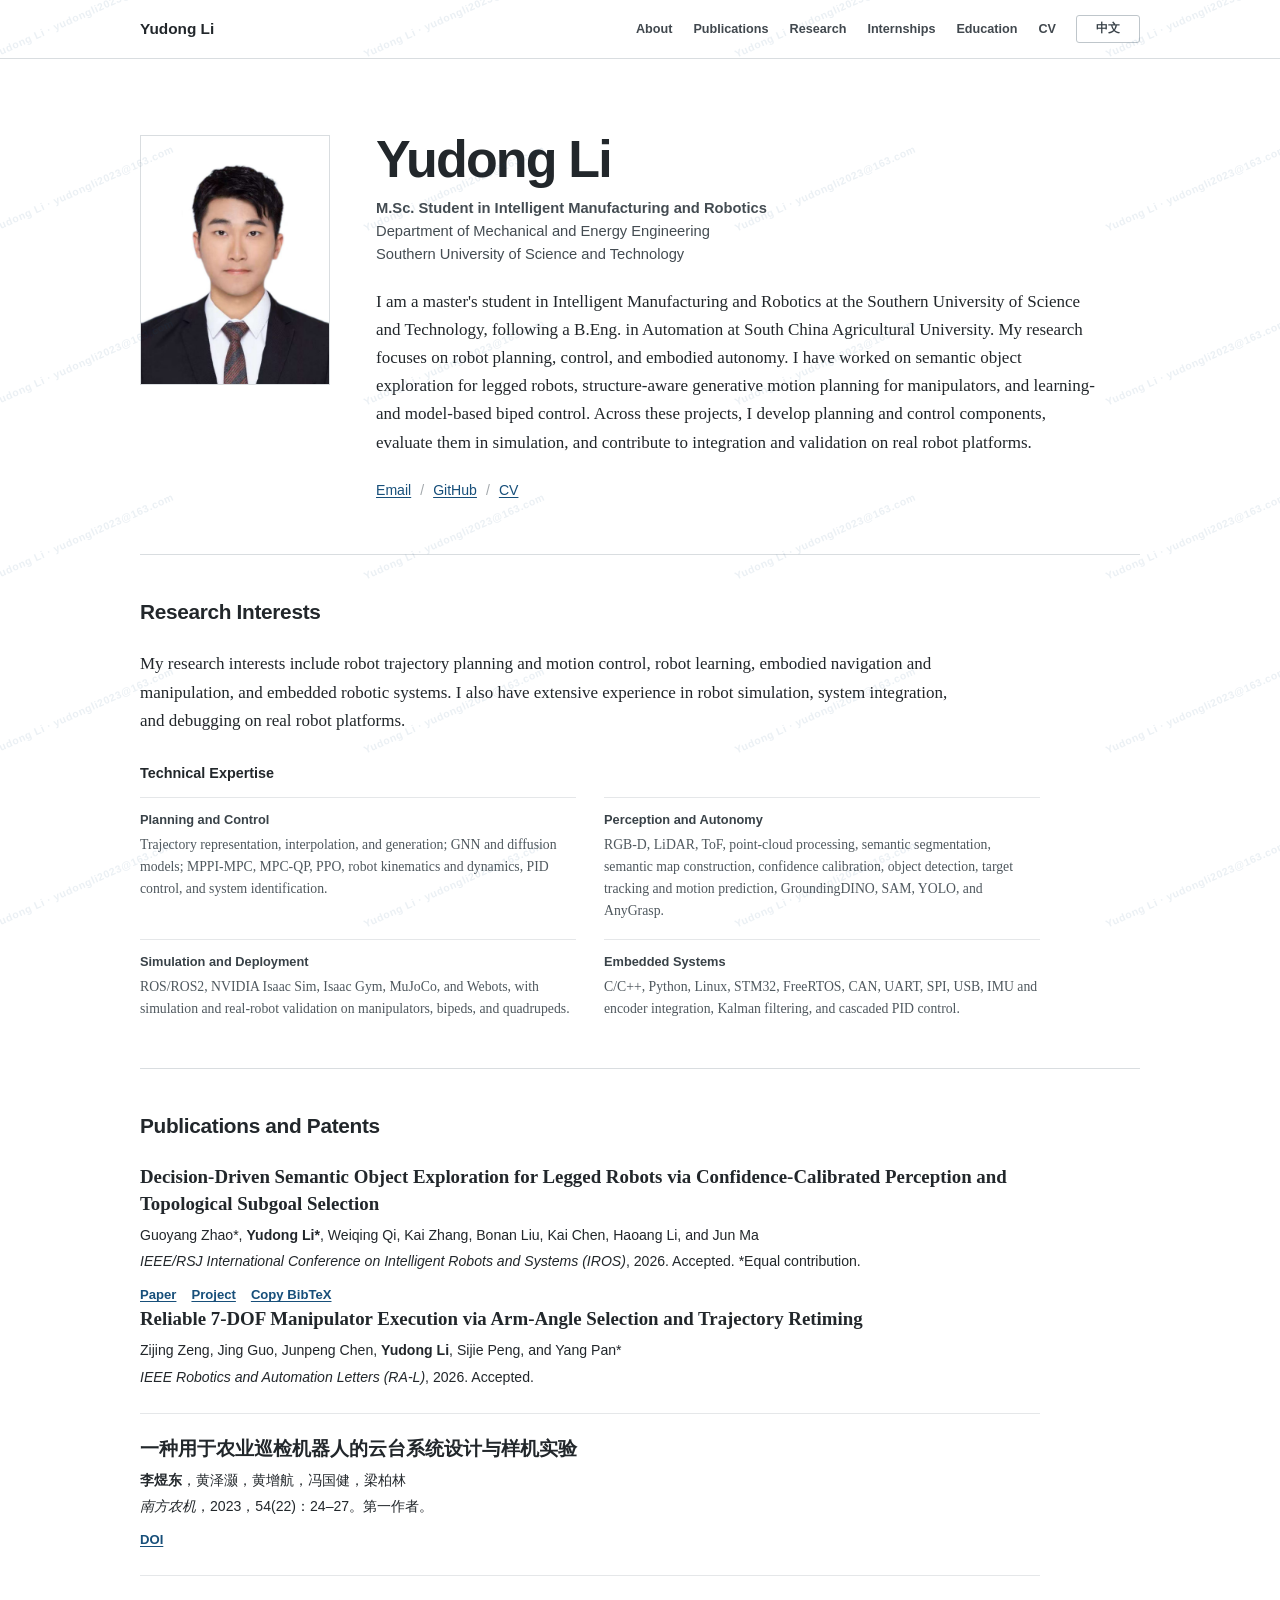
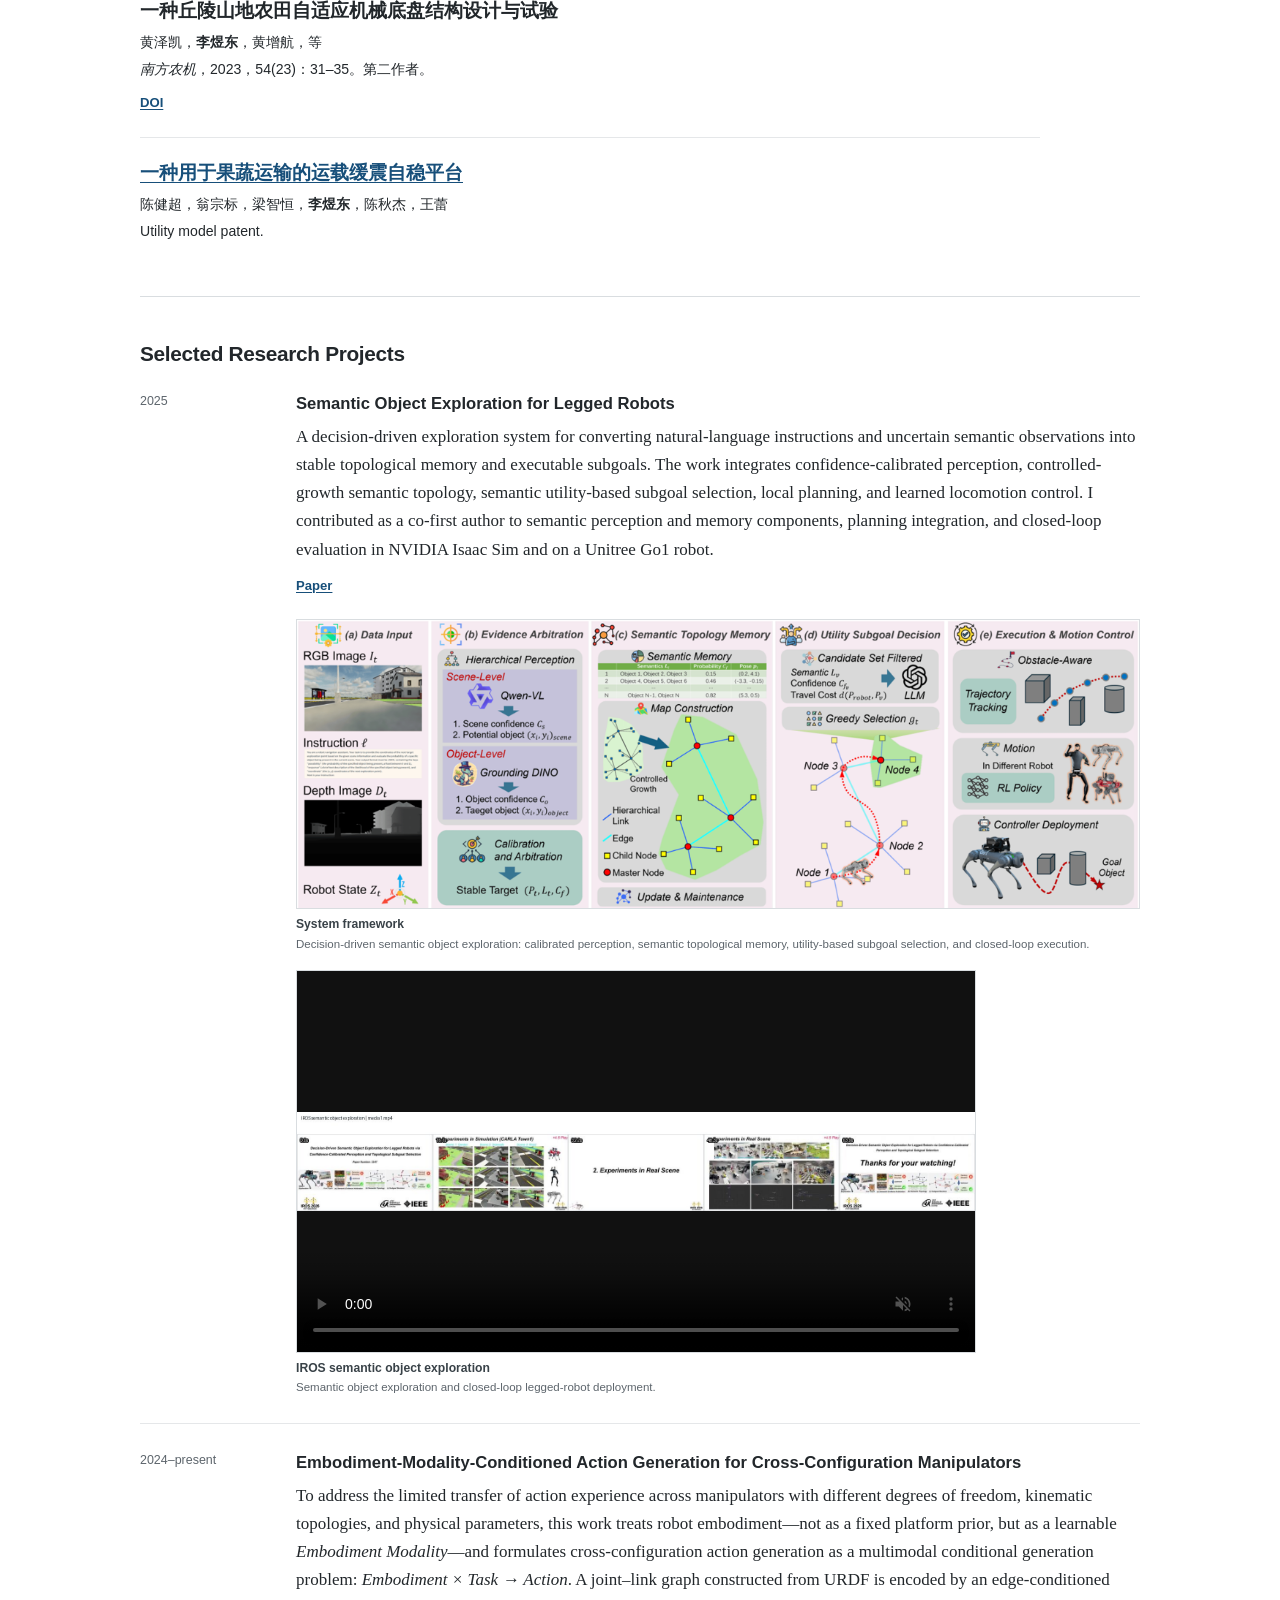
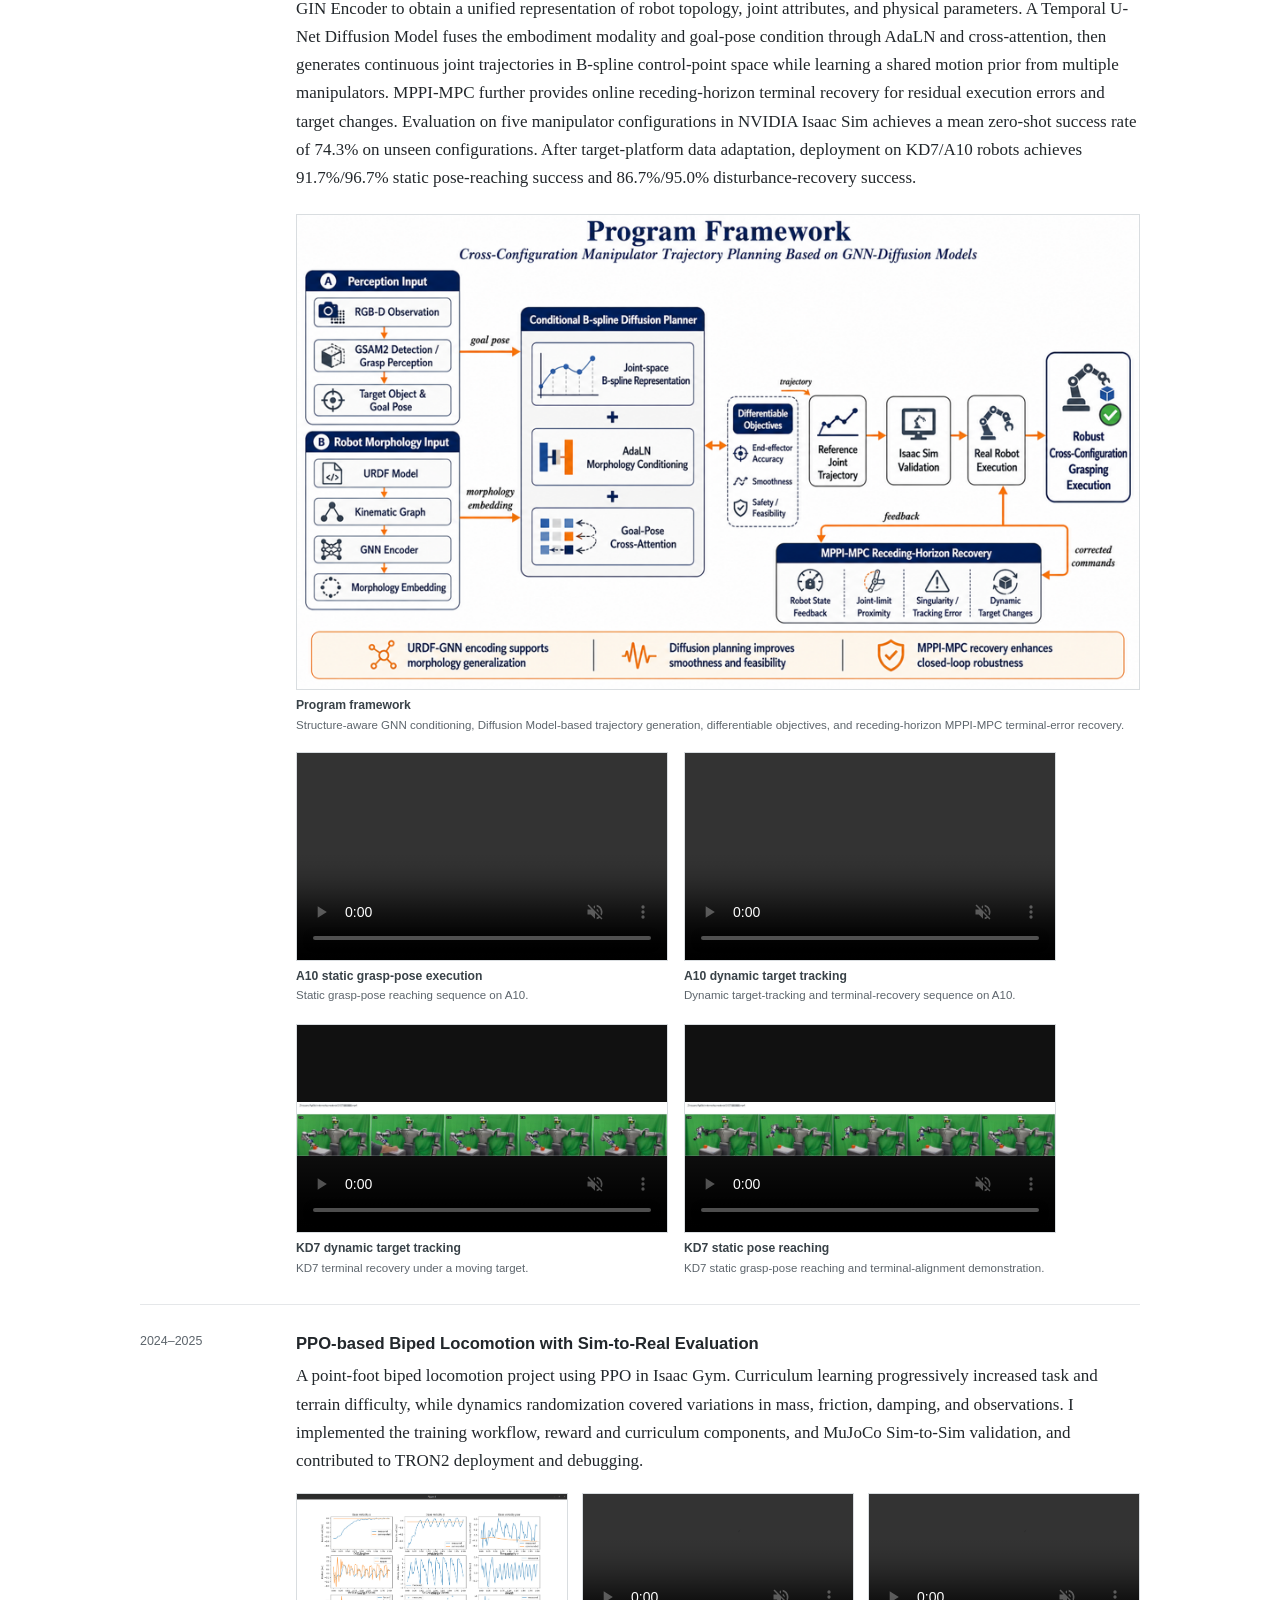
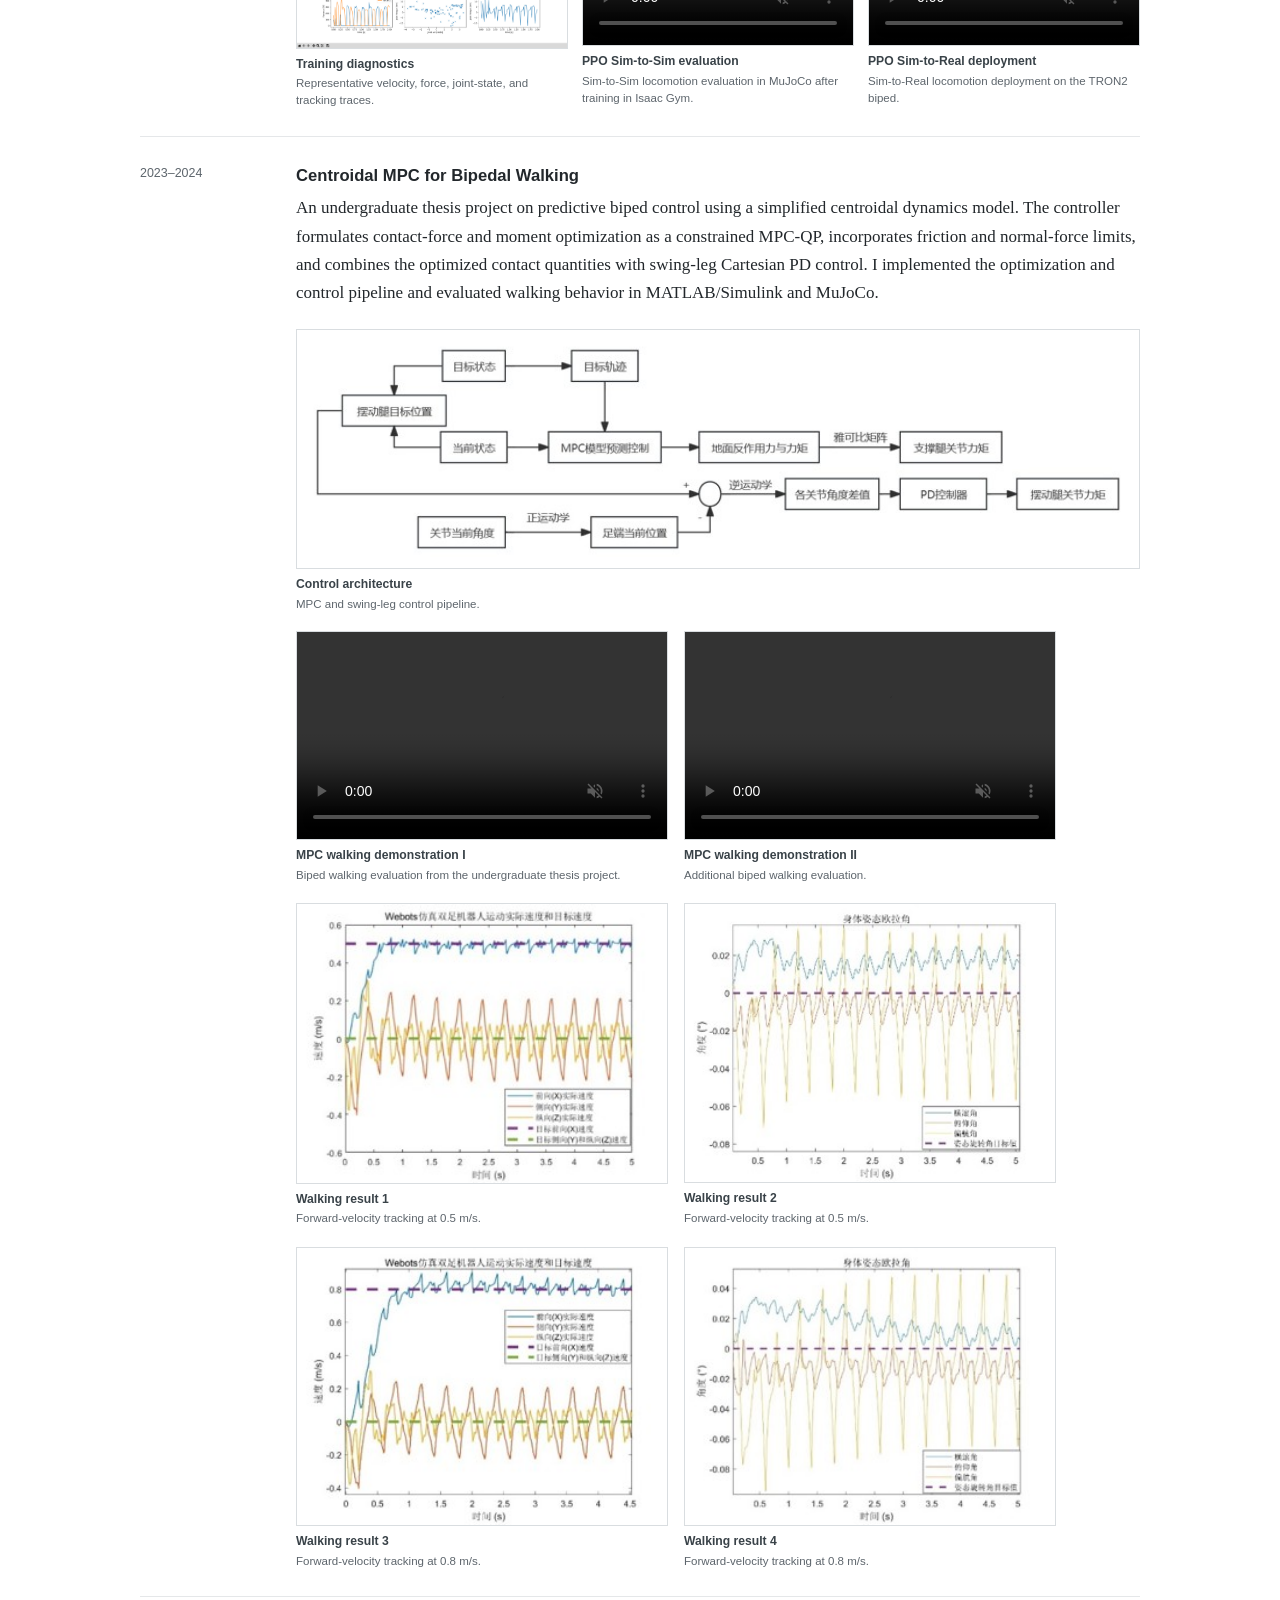
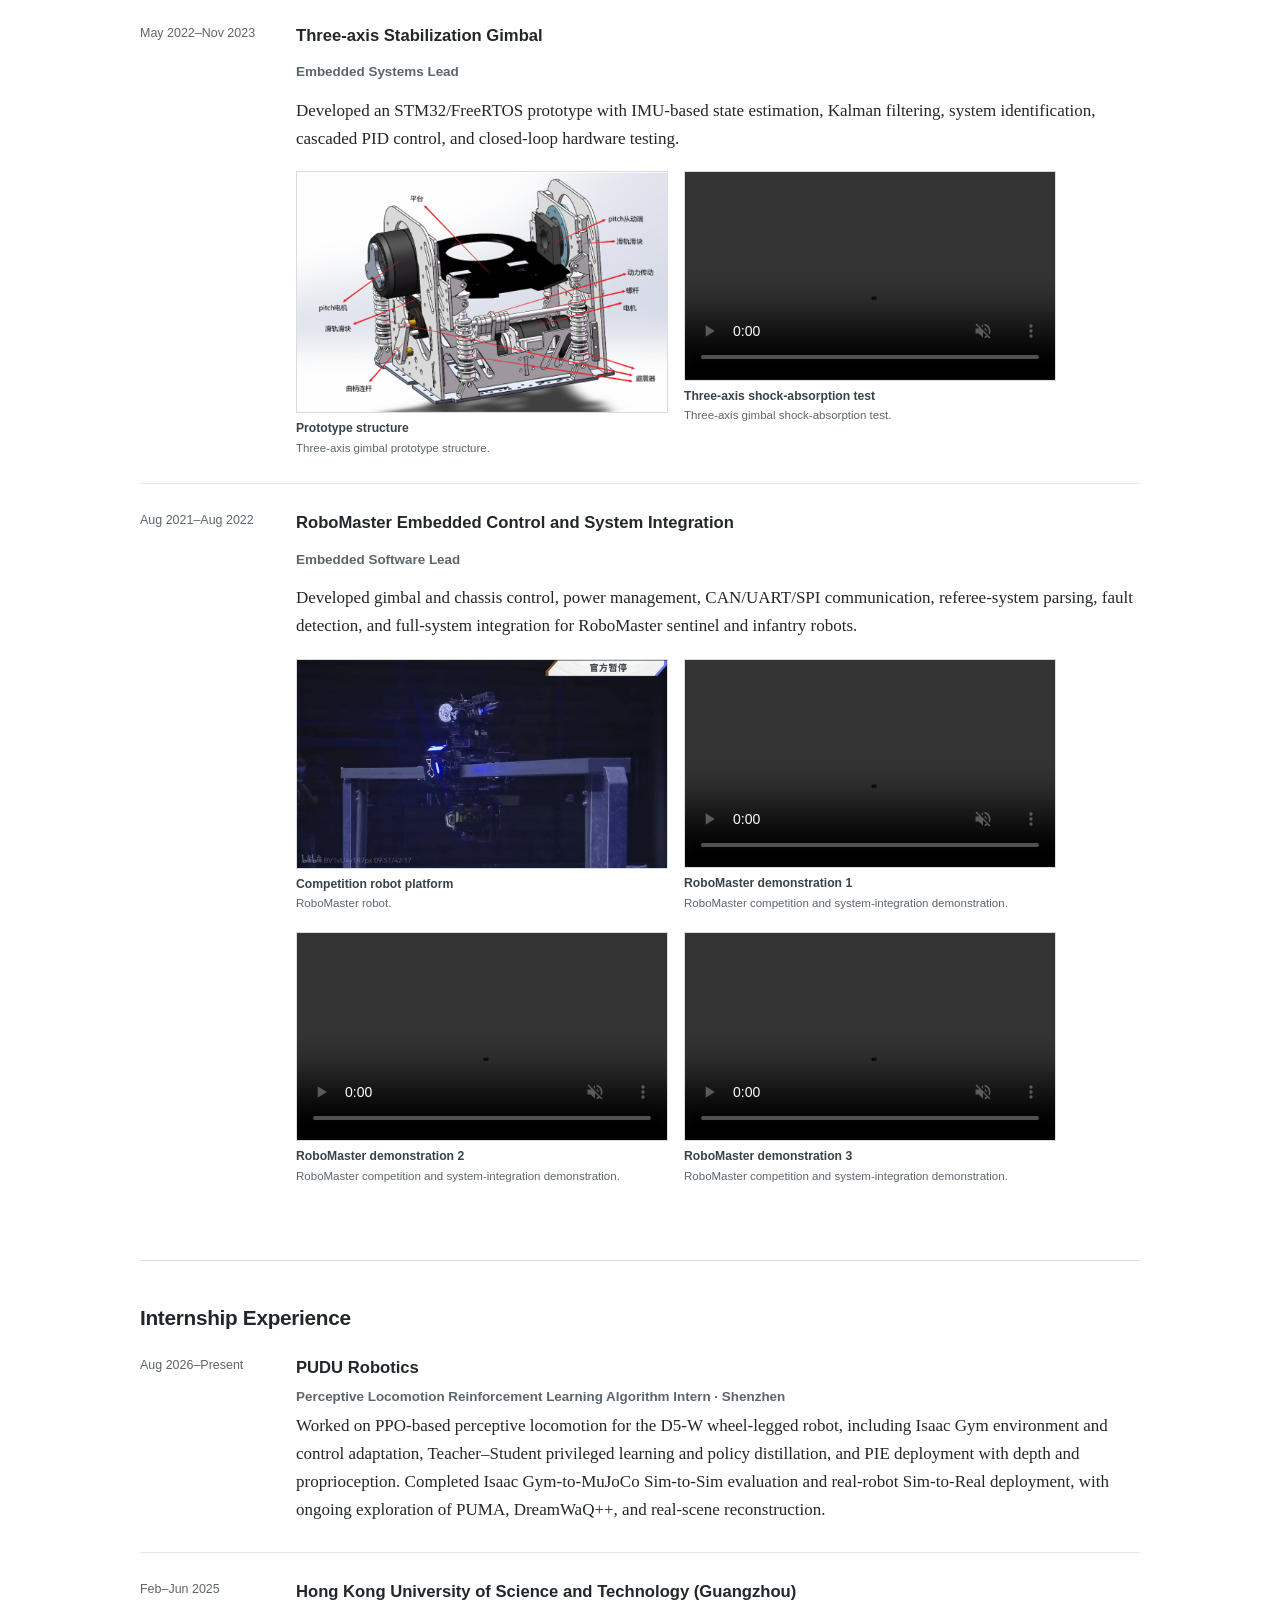
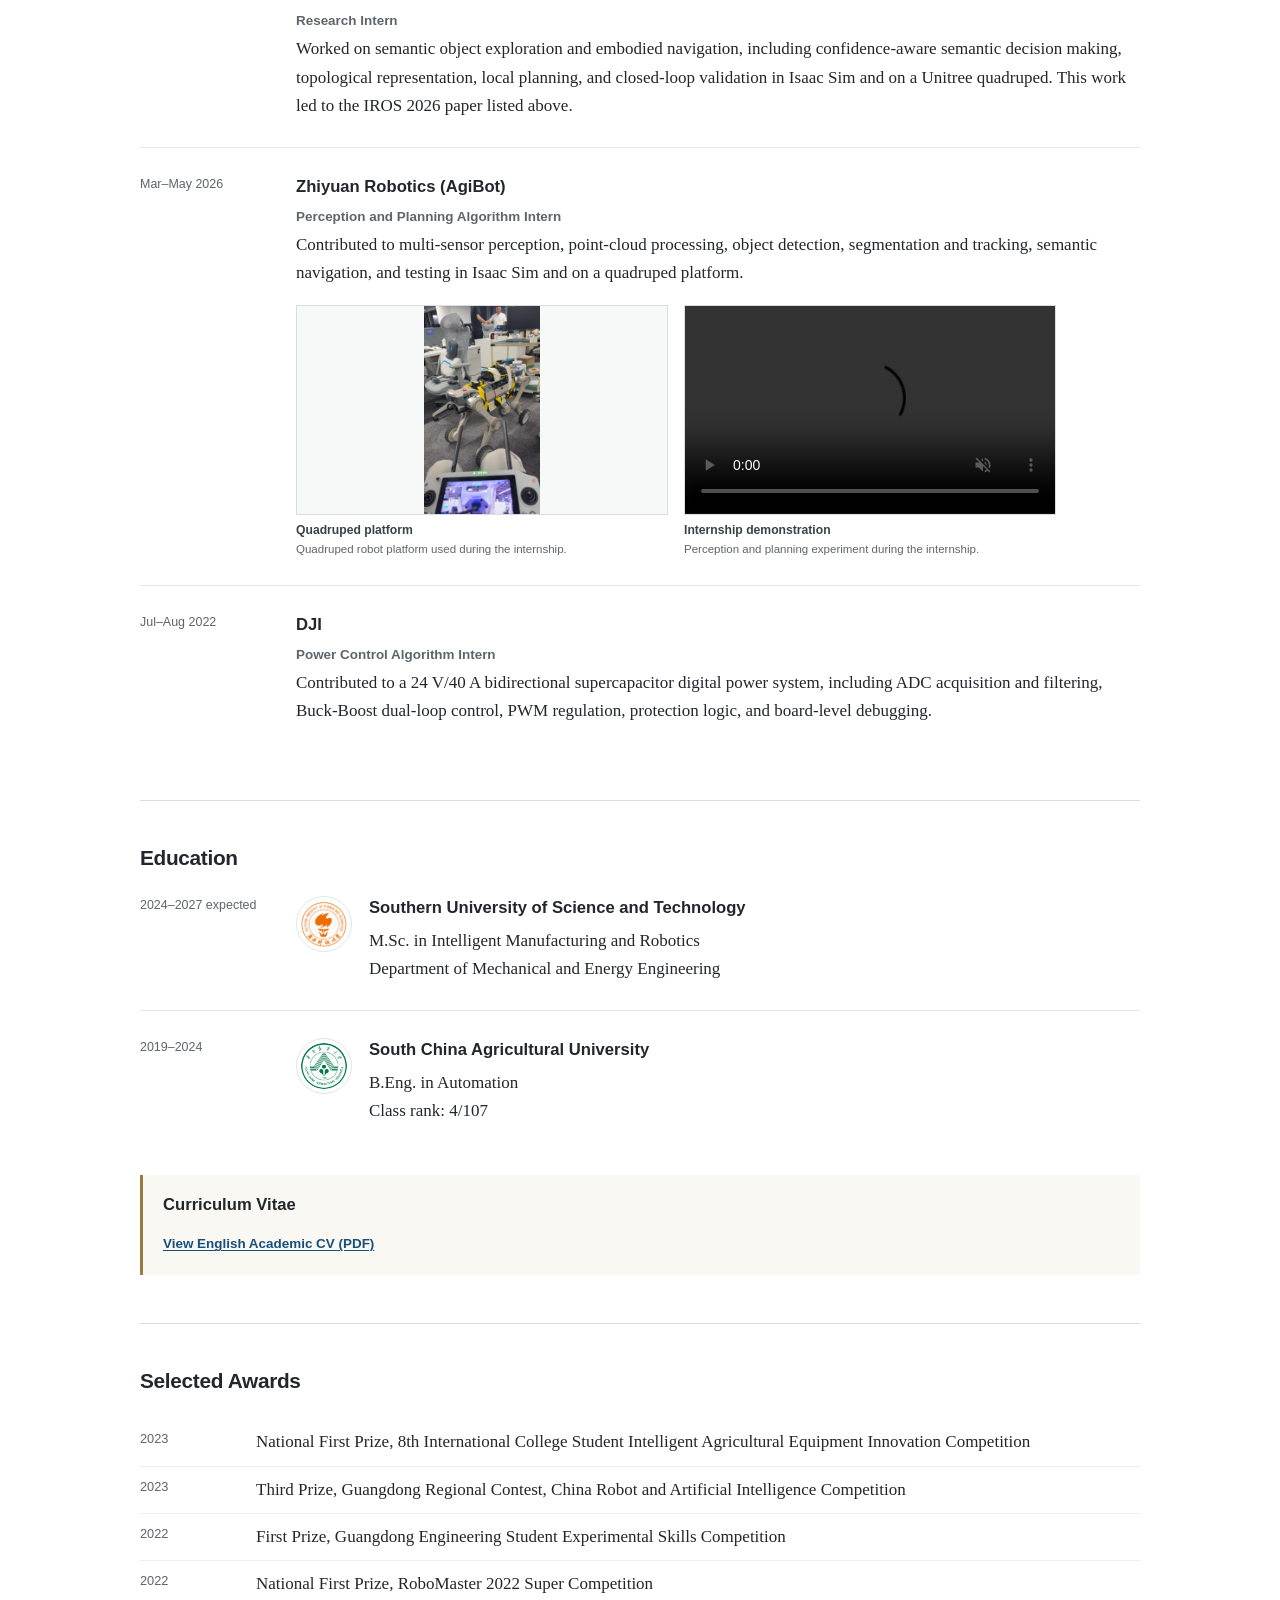
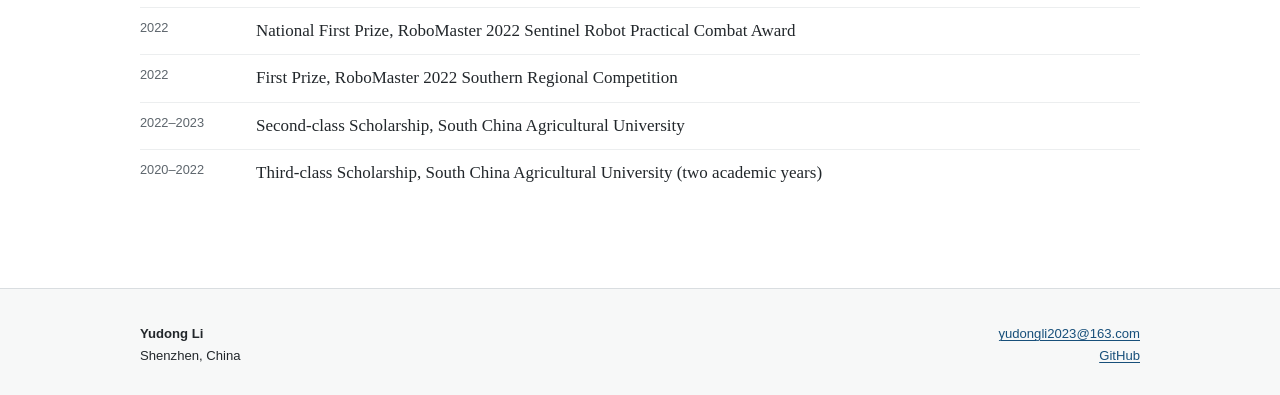
<file: index.html>
<!doctype html>
<html lang="en">
<head>
  <meta charset="utf-8">
  <meta name="viewport" content="width=device-width, initial-scale=1">
  <meta name="description" content="Yudong Li is a master's student at SUSTech working on robot learning, motion planning, embodied navigation, and closed-loop control.">
  <meta name="theme-color" content="#ffffff">
  <meta property="og:type" content="website">
  <meta property="og:title" content="Yudong Li | Robotics Research">
  <meta property="og:description" content="Academic homepage of Yudong Li: robot planning, motion control, embodied autonomy, simulation, and real-robot systems.">
  <meta property="og:url" content="https://yudonglee25.github.io/">
  <meta property="og:site_name" content="Yudong Li">
  <title>Yudong Li | Robotics Research</title>
  <link rel="canonical" href="https://yudonglee25.github.io/">
  <link rel="icon" href="/assets/favicon.svg" type="image/svg+xml">
  <link rel="stylesheet" href="/assets/styles.css">
</head>
<body>
  <a class="skip-link" href="#main">Skip to content</a>
  <div class="page-watermark" aria-hidden="true">
    <span>Yudong Li · yudongli2023@163.com</span><span>Yudong Li · yudongli2023@163.com</span><span>Yudong Li · yudongli2023@163.com</span><span>Yudong Li · yudongli2023@163.com</span>
    <span>Yudong Li · yudongli2023@163.com</span><span>Yudong Li · yudongli2023@163.com</span><span>Yudong Li · yudongli2023@163.com</span><span>Yudong Li · yudongli2023@163.com</span>
    <span>Yudong Li · yudongli2023@163.com</span><span>Yudong Li · yudongli2023@163.com</span><span>Yudong Li · yudongli2023@163.com</span><span>Yudong Li · yudongli2023@163.com</span>
    <span>Yudong Li · yudongli2023@163.com</span><span>Yudong Li · yudongli2023@163.com</span><span>Yudong Li · yudongli2023@163.com</span><span>Yudong Li · yudongli2023@163.com</span>
    <span>Yudong Li · yudongli2023@163.com</span><span>Yudong Li · yudongli2023@163.com</span><span>Yudong Li · yudongli2023@163.com</span><span>Yudong Li · yudongli2023@163.com</span>
    <span>Yudong Li · yudongli2023@163.com</span><span>Yudong Li · yudongli2023@163.com</span><span>Yudong Li · yudongli2023@163.com</span><span>Yudong Li · yudongli2023@163.com</span>
  </div>

  <header class="site-header">
    <div class="header-inner">
      <a class="site-name" href="#about" aria-label="Yudong Li, top of page">Yudong Li</a>
      <div class="header-actions">
        <nav class="site-nav" aria-label="Primary navigation">
          <a href="#about">About</a>
          <a href="#publications">Publications</a>
          <a href="#research">Research</a>
          <a href="#experience">Internships</a>
          <a href="#education">Education</a>
          <a href="/assets/Yudong-Li-Academic-CV.pdf" data-cv-link target="_blank" rel="noopener noreferrer">CV</a>
        </nav>
        <button class="language-toggle" type="button" data-language-toggle aria-label="切换为中文" aria-pressed="false">中文</button>
      </div>
    </div>
  </header>

  <main id="main" class="page-shell">
    <section id="about" class="profile section-anchor" aria-labelledby="profile-name">
      <figure class="profile-photo">
        <img src="/assets/profile.jpg" alt="Portrait of Yudong Li" width="600" height="750">
      </figure>
      <div class="profile-copy">
        <h1 id="profile-name">Yudong Li</h1>
        <p class="position"><strong>M.Sc. Student in Intelligent Manufacturing and Robotics</strong><br>
          Department of Mechanical and Energy Engineering<br>
          Southern University of Science and Technology</p>
        <p>I am a master's student in Intelligent Manufacturing and Robotics at the Southern University of Science and Technology, following a B.Eng. in Automation at South China Agricultural University. My research focuses on robot planning, control, and embodied autonomy. I have worked on semantic object exploration for legged robots, structure-aware generative motion planning for manipulators, and learning- and model-based biped control. Across these projects, I develop planning and control components, evaluate them in simulation, and contribute to integration and validation on real robot platforms.</p>
        <p class="profile-links">
          <a href="mailto:yudongli2023@163.com">Email</a>
          <span aria-hidden="true">/</span>
          <a href="https://github.com/YuDongLee25" target="_blank" rel="noopener noreferrer">GitHub<span class="sr-only"> (opens in a new tab)</span></a>
          <span aria-hidden="true">/</span>
          <a href="/assets/Yudong-Li-Academic-CV.pdf" data-cv-link target="_blank" rel="noopener noreferrer">CV</a>
        </p>
      </div>
    </section>

    <section id="interests" class="content-section section-anchor" aria-labelledby="interests-title">
      <h2 id="interests-title">Research Interests</h2>
      <p>My research interests include robot trajectory planning and motion control, robot learning, embodied navigation and manipulation, and embedded robotic systems. I also have extensive experience in robot simulation, system integration, and debugging on real robot platforms.</p>
      <div class="expertise-block" aria-labelledby="expertise-title">
        <h3 id="expertise-title">Technical Expertise</h3>
        <div class="expertise-grid">
          <div class="expertise-item">
            <h4>Planning and Control</h4>
            <p>Trajectory representation, interpolation, and generation; GNN and diffusion models; MPPI-MPC, MPC-QP, PPO, robot kinematics and dynamics, PID control, and system identification.</p>
          </div>
          <div class="expertise-item">
            <h4>Perception and Autonomy</h4>
            <p>RGB-D, LiDAR, ToF, point-cloud processing, semantic segmentation, semantic map construction, confidence calibration, object detection, target tracking and motion prediction, GroundingDINO, SAM, YOLO, and AnyGrasp.</p>
          </div>
          <div class="expertise-item">
            <h4>Simulation and Deployment</h4>
            <p>ROS/ROS2, NVIDIA Isaac Sim, Isaac Gym, MuJoCo, and Webots, with simulation and real-robot validation on manipulators, bipeds, and quadrupeds.</p>
          </div>
          <div class="expertise-item">
            <h4>Embedded Systems</h4>
            <p>C/C++, Python, Linux, STM32, FreeRTOS, CAN, UART, SPI, USB, IMU and encoder integration, Kalman filtering, and cascaded PID control.</p>
          </div>
        </div>
      </div>
    </section>

    <section id="publications" class="content-section section-anchor" aria-labelledby="publications-title">
      <h2 id="publications-title">Publications and Patents</h2>
      <article id="pub-iros" class="publication-item">
        <h3>Decision-Driven Semantic Object Exploration for Legged Robots via Confidence-Calibrated Perception and Topological Subgoal Selection</h3>
        <p class="authors">Guoyang Zhao*, <strong>Yudong Li*</strong>, Weiqing Qi, Kai Zhang, Bonan Liu, Kai Chen, Haoang Li, and Jun Ma</p>
        <p class="venue"><em>IEEE/RSJ International Conference on Intelligent Robots and Systems (IROS)</em>, 2026. Accepted. *Equal contribution.</p>
        <p class="item-links">
          <a href="https://arxiv.org/abs/2509.20739" target="_blank" rel="noopener noreferrer">Paper<span class="sr-only"> (opens in a new tab)</span></a>
          <a href="#semantic-exploration">Project</a>
          <button class="text-button" type="button" data-bibtex>Copy BibTeX</button>
        </p>
        <pre id="bibtex" class="bibtex" hidden>@misc{zhao2025decision,
  title={Decision-Driven Semantic Object Exploration for Legged Robots via Confidence-Calibrated Perception and Topological Subgoal Selection},
  author={Zhao, Guoyang and Li, Yudong and Qi, Weiqing and Zhang, Kai and Liu, Bonan and Chen, Kai and Li, Haoang and Ma, Jun},
  year={2025},
  eprint={2509.20739},
        archivePrefix={arXiv},
  primaryClass={cs.RO}
}</pre>
      </article>

      <article id="pub-ral-execution" class="publication-item">
        <h3>Reliable 7-DOF Manipulator Execution via Arm-Angle Selection and Trajectory Retiming</h3>
        <p class="authors">Zijing Zeng, Jing Guo, Junpeng Chen, <strong>Yudong Li</strong>, Sijie Peng, and Yang Pan*</p>
        <p class="venue"><em>IEEE Robotics and Automation Letters (RA-L)</em>, 2026. Accepted.</p>
      </article>

      <article id="pub-gimbal" class="publication-item publication-item-secondary">
        <h3>一种用于农业巡检机器人的云台系统设计与样机实验</h3>
        <p class="authors"><strong>李煜东</strong>，黄泽灏，黄增航，冯国健，梁柏林</p>
        <p class="venue"><em>南方农机</em>，2023，54(22)：24–27。第一作者。</p>
        <p class="item-links"><a href="https://doi.org/10.3969/j.issn.1672-3872.2023.22.007" target="_blank" rel="noopener noreferrer">DOI<span class="sr-only"> (opens in a new tab)</span></a></p>
      </article>

      <article id="pub-chassis" class="publication-item publication-item-secondary">
        <h3>一种丘陵山地农田自适应机械底盘结构设计与试验</h3>
        <p class="authors">黄泽凯，<strong>李煜东</strong>，黄增航，等</p>
        <p class="venue"><em>南方农机</em>，2023，54(23)：31–35。第二作者。</p>
        <p class="item-links"><a href="https://doi.org/10.3969/j.issn.1672-3872.2023.23.010" target="_blank" rel="noopener noreferrer">DOI<span class="sr-only"> (opens in a new tab)</span></a></p>
      </article>

      <article id="patent-platform" class="publication-item publication-item-secondary">
        <h3><a href="https://pss-system.cponline.cnipa.gov.cn/documents/detail?prevPageTit=changgui" target="_blank" rel="noopener noreferrer">一种用于果蔬运输的运载缓震自稳平台<span class="sr-only"> (opens in a new tab)</span></a></h3>
        <p class="authors">陈健超，翁宗标，梁智恒，<strong>李煜东</strong>，陈秋杰，王蕾</p>
        <p class="venue">Utility model patent.</p>
      </article>
    </section>

    <section id="research" class="content-section section-anchor" aria-labelledby="research-title">
      <h2 id="research-title">Selected Research Projects</h2>

      <article id="semantic-exploration" class="research-item section-anchor">
        <div class="research-meta">2025</div>
        <div>
          <h3>Semantic Object Exploration for Legged Robots</h3>
          <p class="research-summary">A decision-driven exploration system for converting natural-language instructions and uncertain semantic observations into stable topological memory and executable subgoals. The work integrates confidence-calibrated perception, controlled-growth semantic topology, semantic utility-based subgoal selection, local planning, and learned locomotion control. I contributed as a co-first author to semantic perception and memory components, planning integration, and closed-loop evaluation in NVIDIA Isaac Sim and on a Unitree Go1 robot.</p>
          <p class="item-links"><a href="https://arxiv.org/abs/2509.20739" target="_blank" rel="noopener noreferrer">Paper<span class="sr-only"> (opens in a new tab)</span></a></p>
          <div class="local-media-slot" data-preview-media="iros-framework" aria-live="polite"></div>
          <div class="local-media-slot" data-preview-media="iros" aria-live="polite"></div>
        </div>
      </article>

      <article id="gnn-diffusion" class="research-item section-anchor">
        <div class="research-meta">2024–present</div>
        <div>
          <h3>Embodiment-Modality-Conditioned Action Generation for Cross-Configuration Manipulators</h3>
          <p class="research-summary">To address the limited transfer of action experience across manipulators with different degrees of freedom, kinematic topologies, and physical parameters, this work treats robot embodiment—not as a fixed platform prior, but as a learnable <em>Embodiment Modality</em>—and formulates cross-configuration action generation as a multimodal conditional generation problem: <em>Embodiment × Task → Action</em>. A joint–link graph constructed from URDF is encoded by an edge-conditioned GIN Encoder to obtain a unified representation of robot topology, joint attributes, and physical parameters. A Temporal U-Net Diffusion Model fuses the embodiment modality and goal-pose condition through AdaLN and cross-attention, then generates continuous joint trajectories in B-spline control-point space while learning a shared motion prior from multiple manipulators. MPPI-MPC further provides online receding-horizon terminal recovery for residual execution errors and target changes. Evaluation on five manipulator configurations in NVIDIA Isaac Sim achieves a mean zero-shot success rate of 74.3% on unseen configurations. After target-platform data adaptation, deployment on KD7/A10 robots achieves 91.7%/96.7% static pose-reaching success and 86.7%/95.0% disturbance-recovery success.</p>
          <div class="local-media-slot" data-preview-media="gnn-framework" aria-live="polite"></div>
          <div class="local-media-slot" data-preview-media="gnn" aria-live="polite"></div>
        </div>
      </article>

      <article id="ppo-biped" class="research-item section-anchor">
        <div class="research-meta">2024–2025</div>
        <div>
          <h3>PPO-based Biped Locomotion with Sim-to-Real Evaluation</h3>
          <p class="research-summary">A point-foot biped locomotion project using PPO in Isaac Gym. Curriculum learning progressively increased task and terrain difficulty, while dynamics randomization covered variations in mass, friction, damping, and observations. I implemented the training workflow, reward and curriculum components, and MuJoCo Sim-to-Sim validation, and contributed to TRON2 deployment and debugging.</p>
          <div class="local-media-slot" data-preview-media="ppo" aria-live="polite"></div>
        </div>
      </article>

      <article id="biped-mpc" class="research-item section-anchor">
        <div class="research-meta">2023–2024</div>
        <div>
          <h3>Centroidal MPC for Bipedal Walking</h3>
          <p class="research-summary">An undergraduate thesis project on predictive biped control using a simplified centroidal dynamics model. The controller formulates contact-force and moment optimization as a constrained MPC-QP, incorporates friction and normal-force limits, and combines the optimized contact quantities with swing-leg Cartesian PD control. I implemented the optimization and control pipeline and evaluated walking behavior in MATLAB/Simulink and MuJoCo.</p>
          <div class="local-media-slot" data-preview-media="mpc-framework" aria-live="polite"></div>
          <div class="local-media-slot" data-preview-media="mpc" aria-live="polite"></div>
        </div>
      </article>

      <article id="gimbal-project" class="research-item">
          <div class="research-meta">May 2022–Nov 2023</div>
          <div>
            <h3>Three-axis Stabilization Gimbal</h3>
            <p class="role">Embedded Systems Lead</p>
            <p class="research-summary">Developed an STM32/FreeRTOS prototype with IMU-based state estimation, Kalman filtering, system identification, cascaded PID control, and closed-loop hardware testing.</p>
            <div class="local-media-slot" data-preview-media="gimbal" aria-live="polite"></div>
          </div>
      </article>
      <article id="robomaster-project" class="research-item">
          <div class="research-meta">Aug 2021–Aug 2022</div>
          <div>
            <h3>RoboMaster Embedded Control and System Integration</h3>
            <p class="role">Embedded Software Lead</p>
            <p class="research-summary">Developed gimbal and chassis control, power management, CAN/UART/SPI communication, referee-system parsing, fault detection, and full-system integration for RoboMaster sentinel and infantry robots.</p>
            <div class="local-media-slot" data-preview-media="robomaster" aria-live="polite"></div>
          </div>
      </article>
    </section>

    <section id="experience" class="content-section section-anchor" aria-labelledby="experience-title">
      <h2 id="experience-title">Internship Experience</h2>
      <div class="timeline">
        <article id="pudu-internship" class="timeline-item">
          <div class="timeline-date">Aug 2026–Present</div>
          <div>
            <h3>PUDU Robotics</h3>
            <p class="role">Perceptive Locomotion Reinforcement Learning Algorithm Intern · Shenzhen</p>
            <p>Worked on PPO-based perceptive locomotion for the D5-W wheel-legged robot, including Isaac Gym environment and control adaptation, Teacher–Student privileged learning and policy distillation, and PIE deployment with depth and proprioception. Completed Isaac Gym-to-MuJoCo Sim-to-Sim evaluation and real-robot Sim-to-Real deployment, with ongoing exploration of PUMA, DreamWaQ++, and real-scene reconstruction.</p>
          </div>
        </article>
        <article class="timeline-item">
          <div class="timeline-date">Feb–Jun 2025</div>
          <div><h3>Hong Kong University of Science and Technology (Guangzhou)</h3><p class="role">Research Intern</p><p>Worked on semantic object exploration and embodied navigation, including confidence-aware semantic decision making, topological representation, local planning, and closed-loop validation in Isaac Sim and on a Unitree quadruped. This work led to the IROS 2026 paper listed above.</p></div>
        </article>
    <article class="timeline-item">
      <div class="timeline-date">Mar–May 2026</div>
      <div><h3>Zhiyuan Robotics (AgiBot)</h3><p class="role">Perception and Planning Algorithm Intern</p><p>Contributed to multi-sensor perception, point-cloud processing, object detection, segmentation and tracking, semantic navigation, and testing in Isaac Sim and on a quadruped platform.</p><div class="local-media-slot" data-preview-media="zhiyuan" aria-live="polite"></div></div>
    </article>
    <article class="timeline-item">
      <div class="timeline-date">Jul–Aug 2022</div>
      <div><h3>DJI</h3><p class="role">Power Control Algorithm Intern</p><p>Contributed to a 24 V/40 A bidirectional supercapacitor digital power system, including ADC acquisition and filtering, Buck-Boost dual-loop control, PWM regulation, protection logic, and board-level debugging.</p></div>
    </article>
  </div>
</section>

    <section id="education" class="content-section section-anchor" aria-labelledby="education-title">
      <h2 id="education-title">Education</h2>
      <div class="education-list">
        <article class="education-item">
          <div class="education-date">2024–2027 expected</div>
          <div class="education-main">
            <img class="education-logo" src="/assets/schools/sustech-logo.png" alt="Southern University of Science and Technology emblem" width="190" height="189" loading="lazy">
            <div><h3>Southern University of Science and Technology</h3><p>M.Sc. in Intelligent Manufacturing and Robotics<br>Department of Mechanical and Energy Engineering</p></div>
          </div>
        </article>
        <article class="education-item">
          <div class="education-date">2019–2024</div>
          <div class="education-main">
            <img class="education-logo" src="/assets/schools/scau-logo.png" alt="South China Agricultural University emblem" width="2356" height="2356" loading="lazy">
            <div><h3>South China Agricultural University</h3><p>B.Eng. in Automation<br>Class rank: 4/107</p></div>
          </div>
        </article>
      </div>
      <aside id="cv" class="cv-note section-anchor" aria-labelledby="cv-title">
        <h3 id="cv-title">Curriculum Vitae</h3>
        <a class="cv-download" href="/assets/Yudong-Li-Academic-CV.pdf" data-cv-link target="_blank" rel="noopener noreferrer">View English Academic CV (PDF)<span class="sr-only"> (opens in a new tab)</span></a>
      </aside>
    </section>

    <section id="awards" class="content-section section-anchor" aria-labelledby="awards-title">
      <h2 id="awards-title">Selected Awards</h2>
      <ul class="awards-list">
        <li><span>2023</span> National First Prize, 8th International College Student Intelligent Agricultural Equipment Innovation Competition</li>
        <li><span>2023</span> Third Prize, Guangdong Regional Contest, China Robot and Artificial Intelligence Competition</li>
        <li><span>2022</span> First Prize, Guangdong Engineering Student Experimental Skills Competition</li>
        <li><span>2022</span> National First Prize, RoboMaster 2022 Super Competition</li>
        <li><span>2022</span> National First Prize, RoboMaster 2022 Sentinel Robot Practical Combat Award</li>
        <li><span>2022</span> First Prize, RoboMaster 2022 Southern Regional Competition</li>
        <li><span>2022–2023</span> Second-class Scholarship, South China Agricultural University</li>
        <li><span>2020–2022</span> Third-class Scholarship, South China Agricultural University (two academic years)</li>
      </ul>
    </section>
  </main>

  <footer id="contact" class="site-footer section-anchor">
    <div class="footer-inner">
      <p><strong>Yudong Li</strong><br>Shenzhen, China</p>
      <p><a href="mailto:yudongli2023@163.com">yudongli2023@163.com</a><br><a href="https://github.com/YuDongLee25" target="_blank" rel="noopener noreferrer">GitHub<span class="sr-only"> (opens in a new tab)</span></a></p>
    </div>
  </footer>

  <script src="/assets/site.js"></script>
</body>
</html>
</file>
<file: assets/styles.css>
:root {
  --ink: #22272b;
  --muted: #5d656c;
  --line: #d9dde0;
  --paper: #ffffff;
  --wash: #f7f8f8;
  --link: #174f7a;
  --link-hover: #0d3655;
  --max: 1000px;
  --serif: "Source Serif 4", Charter, Georgia, "Times New Roman", serif;
  --sans: Inter, -apple-system, BlinkMacSystemFont, "Segoe UI", Helvetica, Arial, sans-serif;
}

* { box-sizing: border-box; }
html { scroll-behavior: smooth; }
body {
  margin: 0;
  color: var(--ink);
  background: var(--paper);
  font-family: var(--serif);
  font-size: 17px;
  line-height: 1.66;
  text-rendering: optimizeLegibility;
}
a { color: var(--link); text-decoration-thickness: 1px; text-underline-offset: .16em; }
a:hover { color: var(--link-hover); }
img { display: block; max-width: 100%; }
button { font: inherit; }
:focus-visible { outline: 2px solid var(--link); outline-offset: 3px; }
.sr-only { position: absolute; width: 1px; height: 1px; padding: 0; margin: -1px; overflow: hidden; clip: rect(0, 0, 0, 0); white-space: nowrap; border: 0; }
.skip-link { position: fixed; z-index: 100; top: 8px; left: 8px; padding: 8px 12px; color: #fff; background: var(--ink); transform: translateY(-150%); }
.skip-link:focus { transform: none; }

.page-watermark {
  position: fixed;
  z-index: 60;
  inset: -8vh -8vw;
  display: grid;
  grid-template-columns: repeat(4, minmax(230px, 1fr));
  grid-template-rows: repeat(6, 1fr);
  overflow: hidden;
  pointer-events: none;
  user-select: none;
}
.page-watermark span {
  align-self: center;
  justify-self: center;
  color: rgba(23, 79, 122, .085);
  font-family: var(--sans);
  font-size: clamp(.56rem, .82vw, .72rem);
  font-weight: 650;
  letter-spacing: .055em;
  line-height: 1;
  white-space: nowrap;
  transform: rotate(-24deg);
}

.site-header {
  position: sticky;
  z-index: 20;
  top: 0;
  border-bottom: 1px solid var(--line);
  background: rgba(255, 255, 255, .97);
}
.header-inner, .page-shell, .footer-inner, .footer-note {
  width: min(var(--max), calc(100% - 42px));
  margin-inline: auto;
}
.header-inner {
  display: flex;
  min-height: 58px;
  align-items: center;
  justify-content: space-between;
  gap: 28px;
}
.site-name { color: var(--ink); font-family: var(--sans); font-size: .96rem; font-weight: 700; text-decoration: none; }
.header-actions { display: flex; align-items: center; gap: 20px; }
.site-nav { display: flex; flex-wrap: wrap; gap: 21px; }
.site-nav a { color: #41484e; font-family: var(--sans); font-size: .79rem; font-weight: 600; text-decoration: none; }
.site-nav a:hover { color: var(--link); }
.language-toggle {
  min-width: 64px;
  padding: 5px 10px;
  border: 1px solid #bfc6cb;
  border-radius: 3px;
  color: #384148;
  background: #fff;
  font-family: var(--sans);
  font-size: .74rem;
  font-weight: 650;
  line-height: 1.35;
  cursor: pointer;
}
.language-toggle:hover { border-color: var(--link); color: var(--link); }

.page-shell { padding-bottom: 44px; }
.section-anchor { scroll-margin-top: 82px; }
.profile {
  display: grid;
  grid-template-columns: 190px minmax(0, 1fr);
  gap: 46px;
  align-items: start;
  padding: 72px 0 52px;
}
.profile-photo { margin: 4px 0 0; }
.profile-photo img { width: 190px; height: 250px; object-fit: cover; object-position: 50% 28%; border: 1px solid var(--line); }
h1, h2, h3, h4, .position, .profile-links, .research-meta, .timeline-date, .education-date, .role, .item-links, .venue, .authors, .availability, .site-footer { font-family: var(--sans); }
h1 { margin: 0 0 10px; font-size: clamp(2.15rem, 5vw, 3.25rem); font-weight: 650; letter-spacing: -.035em; line-height: 1.08; }
.position { margin: 0 0 22px; color: #444c52; font-size: .92rem; line-height: 1.55; }
.profile-copy > p:not(.position):not(.profile-links) { max-width: 720px; margin: 0 0 16px; }
.profile-links { display: flex; flex-wrap: wrap; gap: 9px; margin: 22px 0 0; font-size: .88rem; }
.profile-links span { color: #a3a8ac; }

.content-section { padding: 43px 0 48px; border-top: 1px solid var(--line); }
h2 { margin: 0 0 25px; font-size: 1.3rem; font-weight: 700; letter-spacing: -.015em; line-height: 1.3; }
h3 { margin: 0 0 7px; font-size: 1.04rem; font-weight: 700; line-height: 1.42; }
h4 { margin: 0 0 5px; font-size: .92rem; font-weight: 700; line-height: 1.4; }
.content-section > p { max-width: 820px; margin: 0; }
.expertise-block { max-width: 900px; margin-top: 28px; }
.expertise-block > h3 { margin-bottom: 14px; font-size: .9rem; }
.expertise-grid { display: grid; grid-template-columns: repeat(2, minmax(0, 1fr)); gap: 18px 28px; }
.expertise-item { padding-top: 13px; border-top: 1px solid #e5e7e9; }
.expertise-item h4 { margin-bottom: 5px; color: #394248; font-size: .8rem; }
.expertise-item p { margin: 0; color: #4f585e; font-size: .86rem; line-height: 1.58; }

.publication-item { max-width: 900px; }
.publication-item-secondary { margin-top: 24px; padding-top: 22px; border-top: 1px solid #e5e7e9; }
.publication-item h3 { font-family: var(--serif); font-size: 1.18rem; line-height: 1.43; }
.authors, .venue { margin: 5px 0; font-size: .88rem; line-height: 1.55; }
.item-links { display: flex; flex-wrap: wrap; gap: 15px; margin: 11px 0 0; font-size: .82rem; }
.item-links a, .text-button { font-weight: 600; }
.text-button { margin: 0; padding: 0; border: 0; color: var(--link); background: none; text-decoration: underline; text-decoration-thickness: 1px; text-underline-offset: .16em; cursor: pointer; }
.text-button:hover { color: var(--link-hover); }
.bibtex { max-width: 100%; margin: 16px 0 0; overflow: auto; padding: 14px; border: 1px solid var(--line); background: var(--wash); font: .75rem/1.5 ui-monospace, SFMono-Regular, Consolas, monospace; white-space: pre-wrap; }

.research-item, .timeline-item, .education-item {
  display: grid;
  grid-template-columns: 130px minmax(0, 1fr);
  gap: 26px;
  padding: 27px 0;
  border-top: 1px solid #e5e7e9;
}
.research-item:first-of-type { border-top: 0; padding-top: 0; }
.research-meta, .timeline-date, .education-date { color: var(--muted); font-size: .78rem; line-height: 1.5; }
.research-summary { margin: 0; }
.availability { margin: 10px 0 0; color: #4e565c; font-size: .82rem; line-height: 1.55; }
.local-preview-notice {
  margin: -5px 0 28px;
  padding: 10px 13px;
  border-left: 3px solid #738c9e;
  color: #4b5963;
  background: #f3f6f7;
  font-family: var(--sans);
  font-size: .76rem;
  line-height: 1.5;
}
.local-media-slot:empty { display: none; }
.media-gallery {
  display: grid;
  grid-template-columns: repeat(2, minmax(0, 1fr));
  max-width: 760px;
  gap: 20px 16px;
  margin-top: 18px;
}
.media-gallery-single { grid-template-columns: minmax(0, 680px); }
.media-gallery-compact { grid-template-columns: repeat(3, minmax(0, 1fr)); max-width: 900px; gap: 14px; }
.media-gallery-feature { grid-template-columns: minmax(0, 860px); max-width: 860px; margin-top: 22px; }
.media-item { min-width: 0; margin: 0; }
.media-item video,
.media-item img {
  display: block;
  width: 100%;
  border: 1px solid var(--line);
}
.media-item video {
  aspect-ratio: 16 / 9;
  background: #111;
  object-fit: contain;
  -webkit-user-drag: none;
  user-select: none;
}
.media-item video::-webkit-media-controls-fullscreen-button,
.media-item video::-webkit-media-controls-picture-in-picture-button {
  display: none !important;
}
.media-item img {
  height: auto;
  max-height: 430px;
  background: #fff;
  object-fit: contain;
}
.media-gallery-feature .media-item img { max-height: none; }
[data-preview-media="zhiyuan"] .media-item-image img {
  aspect-ratio: 16 / 9;
  height: auto;
  max-height: none;
  background: var(--wash);
  object-fit: contain;
}
.media-item figcaption {
  margin-top: 7px;
  color: var(--muted);
  font-family: var(--sans);
  font-size: .72rem;
  line-height: 1.45;
}
.media-item figcaption strong { display: block; margin-bottom: 2px; color: #394248; font-size: .76rem; }
.media-item figcaption span { display: block; }
.timeline-item:first-child, .education-item:first-child { padding-top: 0; border-top: 0; }
.timeline-item p, .education-item p { margin: 3px 0 0; }
.experience-points { margin: 9px 0 0; padding-left: 1.15rem; }
.experience-points li { margin: 5px 0; padding-left: .18rem; }
.experience-points li:last-child { margin-bottom: 0; }
.education-main {
  display: grid;
  grid-template-columns: 58px minmax(0, 1fr);
  align-items: start;
  gap: 15px;
}
.education-logo {
  display: block;
  width: 56px;
  height: 56px;
  box-sizing: border-box;
  padding: 4px;
  border: 1px solid #e1e5e7;
  border-radius: 50%;
  background: #fff;
  object-fit: contain;
}
.role { color: var(--muted); font-size: .84rem; font-weight: 600; }
.cv-note { margin-top: 22px; padding: 18px 20px; border-left: 3px solid #9b7b43; background: #faf8f3; }
.cv-note p { margin: 0; }
.cv-download { display: inline-block; margin-top: 10px; font-family: var(--sans); font-size: .84rem; font-weight: 650; }

.awards-list { margin: 0; padding: 0; list-style: none; }
.awards-list li { display: grid; grid-template-columns: 96px 1fr; gap: 20px; padding: 9px 0; border-bottom: 1px solid #eceeef; }
.awards-list li:last-child { border-bottom: 0; }
.awards-list span { color: var(--muted); font-family: var(--sans); font-size: .8rem; }

.site-footer { padding: 34px 0 28px; border-top: 1px solid var(--line); background: var(--wash); font-size: .82rem; }
.footer-inner { display: grid; grid-template-columns: 1fr 1fr; gap: 24px; }
.footer-inner p { margin: 0; }
.footer-inner p:last-child { text-align: right; }
.footer-note { margin-top: 22px; color: var(--muted); font-size: .72rem; }

/* Basic fallback styling for retained, non-production legacy source pages. */
.section-shell { width: min(var(--max), calc(100% - 42px)); margin-inline: auto; }
.page-intro { padding: 70px 0 45px; }
.page-intro h1 { margin-bottom: 20px; }
.eyebrow { color: var(--muted); font-family: var(--sans); font-size: .75rem; }

@media (max-width: 760px) {
  body { font-size: 16px; }
  .page-watermark {
    grid-template-columns: repeat(2, minmax(190px, 1fr));
    grid-template-rows: repeat(12, 1fr);
  }
  .header-inner { align-items: flex-start; flex-direction: column; gap: 4px; padding-block: 10px; }
  .header-actions { width: 100%; align-items: center; justify-content: space-between; gap: 14px; }
  .site-nav { gap: 9px 16px; padding-bottom: 3px; }
  .site-nav a { font-size: .76rem; }
  .language-toggle { flex: 0 0 auto; }
  .section-anchor { scroll-margin-top: 104px; }
  .profile { grid-template-columns: 1fr; gap: 26px; padding-top: 46px; }
  .profile-copy { order: -1; }
  .profile-photo img { width: 155px; height: 204px; }
  .research-item, .timeline-item, .education-item { grid-template-columns: 1fr; gap: 7px; }
  .education-main { grid-template-columns: 50px minmax(0, 1fr); gap: 12px; }
  .education-logo { width: 48px; height: 48px; padding: 3px; }
  .expertise-grid { grid-template-columns: 1fr; gap: 14px; }
  .media-gallery { grid-template-columns: 1fr; }
  .footer-inner { grid-template-columns: 1fr; }
  .footer-inner p:last-child { text-align: left; }
}

@media (prefers-reduced-motion: reduce) {
  html { scroll-behavior: auto; }
}

@media print {
  body { font-size: 11pt; color: #000; }
  .site-header, .skip-link, .text-button, .language-toggle, .page-watermark { display: none !important; }
  .local-preview-notice, .local-media-slot { display: none !important; }
  .page-shell, .footer-inner, .footer-note { width: 100%; }
  .profile { grid-template-columns: 130px 1fr; padding-top: 0; }
  .profile-photo img { width: 125px; }
  .content-section { padding: 22px 0; break-inside: avoid; }
  .research-item, .timeline-item, .education-item { break-inside: avoid; }
  a { color: #000; text-decoration: none; }
  .site-footer { background: #fff; }
}
</file>
